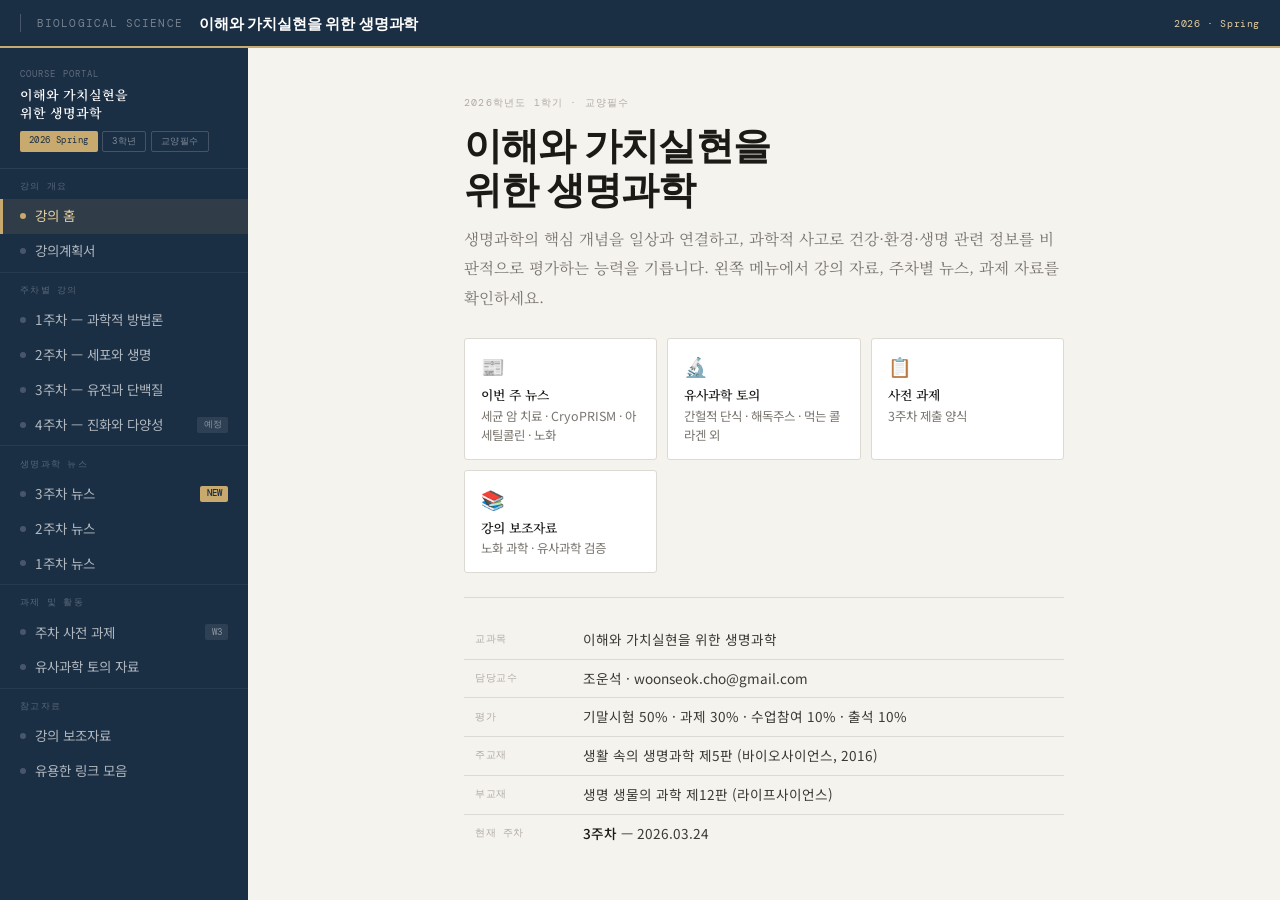
<file: index.html>
<!DOCTYPE html>
<html lang="ko">
<head>
<meta charset="UTF-8">
<meta name="viewport" content="width=device-width, initial-scale=1.0">
<title>이해와 가치실현을 위한 생명과학 — 2026 Spring</title>
<link rel="preconnect" href="https://fonts.googleapis.com">
<link rel="preconnect" href="https://fonts.gstatic.com" crossorigin>
<link href="https://fonts.googleapis.com/css2?family=Playfair+Display:wght@700;800&family=Noto+Serif+KR:wght@300;400;600&family=Noto+Sans+KR:wght@300;400;500&family=DM+Mono:wght@400;500&display=swap" rel="stylesheet">
<link rel="stylesheet" href="style.css">
<style>
/* ── index.html 전용 변수 ── */
:root{
  --navy:      #1A2E44;
  --navy-mid:  #243D57;
  --navy-lt:   #2E5070;
  --accent:    #C8A96E;
  --accent-lt: #E5CFA0;
  --rule:      #DDD9D3;
  --sidebar-w: 248px;
}

html,body{height:100%;overflow:hidden}
body{display:flex;flex-direction:column}

/* ── TOP BAR ── */
.topbar{
  height:48px;min-height:48px;
  background:var(--navy);
  display:flex;align-items:center;
  padding:0 1.25rem;gap:1rem;
  z-index:100;
  border-bottom:2px solid var(--accent);
  flex-shrink:0;
}

.topbar-burger{
  display:none;background:none;border:none;
  color:rgba(255,255,255,.7);cursor:pointer;
  font-size:18px;line-height:1;padding:4px;
}

.topbar-course{
  font-family:var(--mono);font-size:11px;
  letter-spacing:.1em;color:rgba(255,255,255,.4);
  text-transform:uppercase;
}

.topbar-title{
  font-family:var(--display);font-size:15px;
  font-weight:700;color:#fff;letter-spacing:-.01em;
}

.topbar-sep{width:1px;height:18px;background:rgba(255,255,255,.2)}

.topbar-term{
  font-family:var(--mono);font-size:10px;
  color:var(--accent-lt);letter-spacing:.06em;
  margin-left:auto;
}

/* ── SHELL ── */
.shell{display:flex;flex:1;overflow:hidden}

/* ── SIDEBAR ── */
.sidebar{
  width:var(--sidebar-w);min-width:var(--sidebar-w);
  background:var(--navy);
  display:flex;flex-direction:column;
  overflow-y:auto;overflow-x:hidden;
  transition:transform .25s ease;z-index:50;
}

.sidebar::-webkit-scrollbar{width:4px}
.sidebar::-webkit-scrollbar-thumb{background:rgba(255,255,255,.1);border-radius:2px}

.sidebar-hero{
  padding:1.25rem 1.25rem 1rem;
  border-bottom:1px solid rgba(255,255,255,.08);
}

.sidebar-lbl{
  font-family:var(--mono);font-size:9px;
  color:rgba(255,255,255,.3);letter-spacing:.12em;
  text-transform:uppercase;margin-bottom:.35rem;
}

.sidebar-name{
  font-family:var(--serif);font-size:13px;
  font-weight:600;color:#fff;line-height:1.45;
  margin-bottom:.5rem;
}

.pills{display:flex;flex-wrap:wrap;gap:.3rem}

.pill{
  font-family:var(--mono);font-size:9px;
  padding:.18rem .55rem;border-radius:2px;
  letter-spacing:.05em;
}

.pill-a{background:var(--accent);color:var(--navy)}
.pill-o{border:1px solid rgba(255,255,255,.18);color:rgba(255,255,255,.45)}

/* Nav section */
.nav-sec{padding:.7rem 0 .2rem;border-bottom:1px solid rgba(255,255,255,.06)}
.nav-sec:last-child{border-bottom:none}

.nav-sec-title{
  font-family:var(--mono);font-size:9px;
  color:rgba(255,255,255,.28);letter-spacing:.14em;
  text-transform:uppercase;padding:0 1.25rem .35rem;
}

.nav-item{
  display:flex;align-items:center;gap:.55rem;
  padding:.48rem 1.25rem;
  cursor:pointer;border:none;background:none;
  width:100%;text-align:left;
  color:rgba(255,255,255,.65);
  font-family:var(--sans);font-size:13.5px;
  font-weight:400;line-height:1.45;
  position:relative;transition:background .12s,color .12s;
}

.nav-item:hover{background:rgba(255,255,255,.06);color:rgba(255,255,255,.9)}

.nav-item.active{
  background:rgba(200,169,110,.12);
  color:var(--accent-lt);
}

.nav-item.active::before{
  content:'';position:absolute;left:0;top:0;bottom:0;
  width:3px;background:var(--accent);
}

.ndot{
  width:6px;height:6px;border-radius:50%;
  background:rgba(255,255,255,.2);flex-shrink:0;
}

.nav-item.active .ndot{background:var(--accent)}

.nbadge{
  margin-left:auto;font-family:var(--mono);font-size:9px;
  background:var(--accent);color:var(--navy);
  padding:.1rem .4rem;border-radius:2px;font-weight:500;
}

.nbadge-dim{
  margin-left:auto;font-family:var(--mono);font-size:9px;
  background:rgba(255,255,255,.09);color:rgba(255,255,255,.45);
  padding:.1rem .4rem;border-radius:2px;
}

/* ── CONTENT ── */
.content-area{
  flex:1;display:flex;flex-direction:column;overflow:hidden;
  background:var(--bg);
}

/* Welcome */
.welcome{
  flex:1;display:flex;
  flex-direction:column;align-items:center;
  justify-content:center;padding:2.5rem 1.5rem;
  overflow-y:auto;
}

.welcome-inner{max-width:600px;width:100%}

.w-eyebrow{
  font-family:var(--mono);font-size:10px;
  color:var(--ink-4);letter-spacing:.12em;
  text-transform:uppercase;margin-bottom:.7rem;
}

.w-title{
  font-family:var(--display);
  font-size:clamp(1.55rem,3.2vw,2.4rem);
  font-weight:800;color:var(--ink);
  line-height:1.15;letter-spacing:-.02em;
  margin-bottom:.9rem;
}

.w-desc{
  font-family:var(--serif);font-size:.97rem;
  color:var(--ink-3);line-height:1.9;
  font-weight:400;margin-bottom:1.6rem;
}

.quick-grid{
  display:grid;
  grid-template-columns:repeat(auto-fill,minmax(148px,1fr));
  gap:.65rem;margin-bottom:1.5rem;
}

.qcard{
  background:var(--surface);border:1px solid var(--rule);
  border-radius:3px;padding:.85rem 1rem;
  cursor:pointer;transition:box-shadow .15s,border-color .15s;
}

.qcard:hover{
  box-shadow:0 4px 14px rgba(0,0,0,.07);
  border-color:var(--ink-4);
}

.qcard-icon{font-size:19px;display:block;margin-bottom:.35rem}
.qcard-title{font-family:var(--serif);font-size:.8rem;font-weight:600;color:var(--ink);margin-bottom:.18rem}
.qcard-desc{font-size:.78rem;color:var(--ink-3);font-weight:400;line-height:1.55}

.w-rule{height:1px;background:var(--rule);margin-bottom:1.4rem}

.info-tbl{width:100%;border-collapse:collapse;font-size:.8rem}
.info-tbl tr{border-bottom:1px solid var(--rule)}
.info-tbl tr:last-child{border-bottom:none}
.info-tbl th{
  text-align:left;padding:.5rem .7rem;
  font-family:var(--mono);font-size:9.5px;
  color:var(--ink-4);letter-spacing:.06em;
  text-transform:uppercase;white-space:nowrap;
  width:108px;background:var(--bg);font-weight:400;
}
.info-tbl td{padding:.5rem .7rem;color:var(--ink-2);font-weight:400;line-height:1.6;font-size:.85rem}
.info-tbl td strong{font-weight:500;color:var(--ink)}

/* iframe */
.content-iframe{
  flex:1;border:none;width:100%;
  display:none;background:#fff;
}

/* Mobile overlay */
.overlay{
  display:none;position:fixed;inset:0;
  background:rgba(0,0,0,.45);z-index:40;
}

@media(max-width:768px){
  .sidebar{
    position:fixed;top:48px;left:0;bottom:0;
    transform:translateX(-100%);
  }
  .sidebar.open{transform:translateX(0)}
  .overlay.open{display:block}
  .topbar-burger{display:flex;align-items:center;justify-content:center}
  .topbar-course,.topbar-sep:first-of-type{display:none}
}
</style>
</head>
<body>

<!-- TOP BAR -->
<div class="topbar">
  <button class="topbar-burger" onclick="toggleSidebar()">&#9776;</button>
  <span class="topbar-sep"></span>
  <span class="topbar-course">Biological Science</span>
  <span class="topbar-title">이해와 가치실현을 위한 생명과학</span>
  <span class="topbar-term">2026 · Spring</span>
</div>

<div class="shell">

  <!-- SIDEBAR -->
  <nav class="sidebar" id="sidebar">

    <div class="sidebar-hero">
      <div class="sidebar-lbl">Course Portal</div>
      <div class="sidebar-name">이해와 가치실현을<br>위한 생명과학</div>
      <div class="pills">
        <span class="pill pill-a">2026 Spring</span>
        <span class="pill pill-o">3학년</span>
        <span class="pill pill-o">교양필수</span>
      </div>
    </div>

    <!-- 강의 개요 -->
    <div class="nav-sec">
      <div class="nav-sec-title">강의 개요</div>
      <button class="nav-item active" data-src="welcome" onclick="load(this)">
        <span class="ndot"></span>강의 홈
      </button>
      <button class="nav-item" data-src="syllabus.html" onclick="load(this)">
        <span class="ndot"></span>강의계획서
      </button>
    </div>

    <!-- 주차별 강의 -->
    <div class="nav-sec">
      <div class="nav-sec-title">주차별 강의</div>
      <button class="nav-item" data-src="week01.html" onclick="load(this)">
        <span class="ndot"></span>1주차 — 과학적 방법론
      </button>
      <button class="nav-item" data-src="week02.html" onclick="load(this)">
        <span class="ndot"></span>2주차 — 세포와 생명
      </button>
      <button class="nav-item" data-src="week03.html" onclick="load(this)">
        <span class="ndot"></span>3주차 — 유전과 단백질
      </button>
      <button class="nav-item" data-src="week04.html" onclick="load(this)">
        <span class="ndot"></span>4주차 — 진화와 다양성
        <span class="nbadge-dim">예정</span>
      </button>
    </div>

    <!-- 생명과학 뉴스 -->
    <div class="nav-sec">
      <div class="nav-sec-title">생명과학 뉴스</div>
      <button class="nav-item" data-src="news-week03.html" onclick="load(this)">
        <span class="ndot"></span>3주차 뉴스
        <span class="nbadge">NEW</span>
      </button>
      <button class="nav-item" data-src="news-week02.html" onclick="load(this)">
        <span class="ndot"></span>2주차 뉴스
      </button>
      <button class="nav-item" data-src="news-week01.html" onclick="load(this)">
        <span class="ndot"></span>1주차 뉴스
      </button>
    </div>

    <!-- 과제 및 활동 -->
    <div class="nav-sec">
      <div class="nav-sec-title">과제 및 활동</div>
      <button class="nav-item" data-src="assignment.html" onclick="load(this)">
        <span class="ndot"></span>주차 사전 과제
        <span class="nbadge-dim">W3</span>
      </button>
      <button class="nav-item" data-src="discussion.html" onclick="load(this)">
        <span class="ndot"></span>유사과학 토의 자료
      </button>
    </div>

    <!-- 참고자료 -->
    <div class="nav-sec">
      <div class="nav-sec-title">참고자료</div>
      <button class="nav-item" data-src="reference.html" onclick="load(this)">
        <span class="ndot"></span>강의 보조자료
      </button>
      <button class="nav-item" data-src="links.html" onclick="load(this)">
        <span class="ndot"></span>유용한 링크 모음
      </button>
    </div>

  </nav>

  <div class="overlay" id="overlay" onclick="toggleSidebar()"></div>

  <!-- CONTENT AREA -->
  <div class="content-area">

    <!-- Welcome screen (default) -->
    <div class="welcome" id="welcome-screen">
      <div class="welcome-inner">

        <div class="w-eyebrow">2026학년도 1학기 · 교양필수</div>
        <div class="w-title">이해와 가치실현을<br>위한 생명과학</div>
        <div class="w-desc">
          생명과학의 핵심 개념을 일상과 연결하고, 과학적 사고로 건강·환경·생명 관련 정보를 비판적으로 평가하는 능력을 기릅니다.
          왼쪽 메뉴에서 강의 자료, 주차별 뉴스, 과제 자료를 확인하세요.
        </div>

        <div class="quick-grid">
          <div class="qcard" onclick="loadSrc('news-week03.html')">
            <span class="qcard-icon">📰</span>
            <div class="qcard-title">이번 주 뉴스</div>
            <div class="qcard-desc">세균 암 치료 · CryoPRISM · 아세틸콜린 · 노화</div>
          </div>
          <div class="qcard" onclick="loadSrc('discussion.html')">
            <span class="qcard-icon">🔬</span>
            <div class="qcard-title">유사과학 토의</div>
            <div class="qcard-desc">간헐적 단식 · 해독주스 · 먹는 콜라겐 외</div>
          </div>
          <div class="qcard" onclick="loadSrc('assignment.html')">
            <span class="qcard-icon">📋</span>
            <div class="qcard-title">사전 과제</div>
            <div class="qcard-desc">3주차 제출 양식</div>
          </div>
          <div class="qcard" onclick="loadSrc('reference.html')">
            <span class="qcard-icon">📚</span>
            <div class="qcard-title">강의 보조자료</div>
            <div class="qcard-desc">노화 과학 · 유사과학 검증</div>
          </div>
        </div>

        <div class="w-rule"></div>

        <table class="info-tbl">
          <tr><th>교과목</th><td>이해와 가치실현을 위한 생명과학</td></tr>
          <tr><th>담당교수</th><td>조운석 · woonseok.cho@gmail.com</td></tr>
          <tr><th>평가</th><td>기말시험 50% · 과제 30% · 수업참여 10% · 출석 10%</td></tr>
          <tr><th>주교재</th><td>생활 속의 생명과학 제5판 (바이오사이언스, 2016)</td></tr>
          <tr><th>부교재</th><td>생명 생물의 과학 제12판 (라이프사이언스)</td></tr>
          <tr><th>현재 주차</th><td><strong>3주차</strong> — 2026.03.24</td></tr>
        </table>

      </div>
    </div>

    <!-- Content iframe -->
    <iframe class="content-iframe" id="content-iframe" title="강의 콘텐츠"></iframe>

  </div>
</div>

<script>
const iframe  = document.getElementById('content-iframe');
const welcome = document.getElementById('welcome-screen');
const sidebar = document.getElementById('sidebar');
const overlay = document.getElementById('overlay');
const allNav  = document.querySelectorAll('.nav-item');

function setActive(src) {
  allNav.forEach(btn => {
    const match = btn.dataset.src === src || (src === 'welcome' && btn.dataset.src === 'welcome');
    btn.classList.toggle('active', match);
  });
}

async function loadSrc(src) {
  welcome.style.display = 'none';
  iframe.style.display  = 'block';
  // 파일 존재 여부 확인 — 없으면 준비 중 페이지로 대체
  try {
    const res = await fetch(src, { method: 'HEAD' });
    if (!res.ok) src = 'placeholder.html';
  } catch(e) {
    src = 'placeholder.html';
  }
  iframe.src = src;
  setActive(src);
  closeSidebar();
}

function load(btn) {
  const src = btn.dataset.src;
  if (!src || src === 'welcome') {
    iframe.style.display  = 'none';
    welcome.style.display = 'flex';
    setActive('welcome');
    closeSidebar();
    return;
  }
  loadSrc(src);
}

function toggleSidebar() {
  sidebar.classList.toggle('open');
  overlay.classList.toggle('open');
}

function closeSidebar() {
  sidebar.classList.remove('open');
  overlay.classList.remove('open');
}
</script>
</body>
</html>
</file>
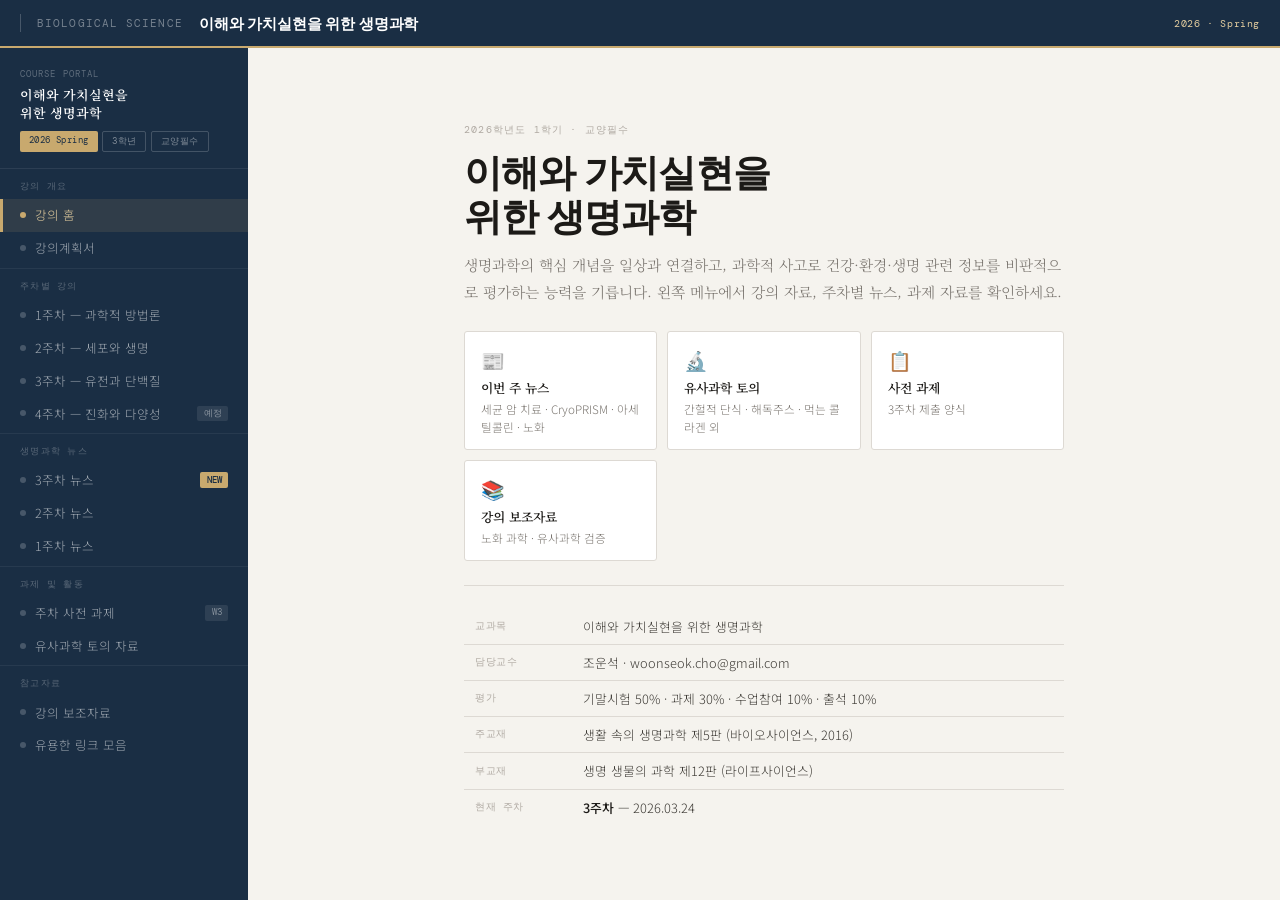
<file: index_2.html>
<!DOCTYPE html>
<html lang="ko">
<head>
<meta charset="UTF-8">
<meta name="viewport" content="width=device-width, initial-scale=1.0">
<title>이해와 가치실현을 위한 생명과학 — 2026 Spring</title>
<link rel="preconnect" href="https://fonts.googleapis.com">
<link rel="preconnect" href="https://fonts.gstatic.com" crossorigin>
<link href="https://fonts.googleapis.com/css2?family=Playfair+Display:wght@700;800&family=Noto+Serif+KR:wght@300;400;600&family=Noto+Sans+KR:wght@300;400;500&family=DM+Mono:wght@400;500&display=swap" rel="stylesheet">
<style>
*,*::before,*::after{box-sizing:border-box;margin:0;padding:0}
html,body{height:100%;overflow:hidden}

:root{
  --navy:     #1A2E44;
  --navy-mid: #243D57;
  --navy-lt:  #2E5070;
  --accent:   #C8A96E;
  --accent-lt:#E5CFA0;
  --bg:       #F5F3EE;
  --surface:  #FFFFFF;
  --ink:      #1C1A17;
  --ink-2:    #3D3A35;
  --ink-3:    #7A756F;
  --ink-4:    #B0AAA3;
  --rule:     #DDD9D3;
  --sidebar-w:248px;
  --serif:'Noto Serif KR',serif;
  --display:'Playfair Display',serif;
  --sans:'Noto Sans KR',sans-serif;
  --mono:'DM Mono',monospace;
}

body{
  display:flex;flex-direction:column;
  font-family:var(--sans);
  background:var(--bg);
  color:var(--ink);
  -webkit-font-smoothing:antialiased;
}

/* ── TOP BAR ── */
.topbar{
  height:48px;min-height:48px;
  background:var(--navy);
  display:flex;align-items:center;
  padding:0 1.25rem;gap:1rem;
  z-index:100;
  border-bottom:2px solid var(--accent);
  flex-shrink:0;
}

.topbar-burger{
  display:none;background:none;border:none;
  color:rgba(255,255,255,.7);cursor:pointer;
  font-size:18px;line-height:1;padding:4px;
}

.topbar-course{
  font-family:var(--mono);font-size:11px;
  letter-spacing:.1em;color:rgba(255,255,255,.4);
  text-transform:uppercase;
}

.topbar-title{
  font-family:var(--display);font-size:15px;
  font-weight:700;color:#fff;letter-spacing:-.01em;
}

.topbar-sep{width:1px;height:18px;background:rgba(255,255,255,.2)}

.topbar-term{
  font-family:var(--mono);font-size:10px;
  color:var(--accent-lt);letter-spacing:.06em;
  margin-left:auto;
}

/* ── SHELL ── */
.shell{display:flex;flex:1;overflow:hidden}

/* ── SIDEBAR ── */
.sidebar{
  width:var(--sidebar-w);min-width:var(--sidebar-w);
  background:var(--navy);
  display:flex;flex-direction:column;
  overflow-y:auto;overflow-x:hidden;
  transition:transform .25s ease;z-index:50;
}

.sidebar::-webkit-scrollbar{width:4px}
.sidebar::-webkit-scrollbar-thumb{background:rgba(255,255,255,.1);border-radius:2px}

.sidebar-hero{
  padding:1.25rem 1.25rem 1rem;
  border-bottom:1px solid rgba(255,255,255,.08);
}

.sidebar-lbl{
  font-family:var(--mono);font-size:9px;
  color:rgba(255,255,255,.3);letter-spacing:.12em;
  text-transform:uppercase;margin-bottom:.35rem;
}

.sidebar-name{
  font-family:var(--serif);font-size:13px;
  font-weight:600;color:#fff;line-height:1.45;
  margin-bottom:.5rem;
}

.pills{display:flex;flex-wrap:wrap;gap:.3rem}

.pill{
  font-family:var(--mono);font-size:9px;
  padding:.18rem .55rem;border-radius:2px;
  letter-spacing:.05em;
}

.pill-a{background:var(--accent);color:var(--navy)}
.pill-o{border:1px solid rgba(255,255,255,.18);color:rgba(255,255,255,.45)}

/* Nav section */
.nav-sec{padding:.7rem 0 .2rem;border-bottom:1px solid rgba(255,255,255,.06)}
.nav-sec:last-child{border-bottom:none}

.nav-sec-title{
  font-family:var(--mono);font-size:9px;
  color:rgba(255,255,255,.28);letter-spacing:.14em;
  text-transform:uppercase;padding:0 1.25rem .35rem;
}

.nav-item{
  display:flex;align-items:center;gap:.55rem;
  padding:.48rem 1.25rem;
  cursor:pointer;border:none;background:none;
  width:100%;text-align:left;
  color:rgba(255,255,255,.58);
  font-family:var(--sans);font-size:12.5px;
  font-weight:300;line-height:1.4;
  position:relative;transition:background .12s,color .12s;
}

.nav-item:hover{background:rgba(255,255,255,.06);color:rgba(255,255,255,.9)}

.nav-item.active{
  background:rgba(200,169,110,.12);
  color:var(--accent-lt);
}

.nav-item.active::before{
  content:'';position:absolute;left:0;top:0;bottom:0;
  width:3px;background:var(--accent);
}

.ndot{
  width:6px;height:6px;border-radius:50%;
  background:rgba(255,255,255,.2);flex-shrink:0;
}

.nav-item.active .ndot{background:var(--accent)}

.nbadge{
  margin-left:auto;font-family:var(--mono);font-size:9px;
  background:var(--accent);color:var(--navy);
  padding:.1rem .4rem;border-radius:2px;font-weight:500;
}

.nbadge-dim{
  margin-left:auto;font-family:var(--mono);font-size:9px;
  background:rgba(255,255,255,.09);color:rgba(255,255,255,.45);
  padding:.1rem .4rem;border-radius:2px;
}

/* ── CONTENT ── */
.content-area{
  flex:1;display:flex;flex-direction:column;overflow:hidden;
  background:var(--bg);
}

/* Welcome */
.welcome{
  flex:1;display:flex;
  flex-direction:column;align-items:center;
  justify-content:center;padding:2.5rem 1.5rem;
  overflow-y:auto;
}

.welcome-inner{max-width:600px;width:100%}

.w-eyebrow{
  font-family:var(--mono);font-size:10px;
  color:var(--ink-4);letter-spacing:.12em;
  text-transform:uppercase;margin-bottom:.7rem;
}

.w-title{
  font-family:var(--display);
  font-size:clamp(1.55rem,3.2vw,2.4rem);
  font-weight:800;color:var(--ink);
  line-height:1.15;letter-spacing:-.02em;
  margin-bottom:.9rem;
}

.w-desc{
  font-family:var(--serif);font-size:.92rem;
  color:var(--ink-3);line-height:1.85;
  font-weight:300;margin-bottom:1.6rem;
}

.quick-grid{
  display:grid;
  grid-template-columns:repeat(auto-fill,minmax(148px,1fr));
  gap:.65rem;margin-bottom:1.5rem;
}

.qcard{
  background:var(--surface);border:1px solid var(--rule);
  border-radius:3px;padding:.85rem 1rem;
  cursor:pointer;transition:box-shadow .15s,border-color .15s;
}

.qcard:hover{
  box-shadow:0 4px 14px rgba(0,0,0,.07);
  border-color:var(--ink-4);
}

.qcard-icon{font-size:19px;display:block;margin-bottom:.35rem}
.qcard-title{font-family:var(--serif);font-size:.8rem;font-weight:600;color:var(--ink);margin-bottom:.18rem}
.qcard-desc{font-size:.73rem;color:var(--ink-3);font-weight:300;line-height:1.5}

.w-rule{height:1px;background:var(--rule);margin-bottom:1.4rem}

.info-tbl{width:100%;border-collapse:collapse;font-size:.8rem}
.info-tbl tr{border-bottom:1px solid var(--rule)}
.info-tbl tr:last-child{border-bottom:none}
.info-tbl th{
  text-align:left;padding:.5rem .7rem;
  font-family:var(--mono);font-size:9.5px;
  color:var(--ink-4);letter-spacing:.06em;
  text-transform:uppercase;white-space:nowrap;
  width:108px;background:var(--bg);font-weight:400;
}
.info-tbl td{padding:.5rem .7rem;color:var(--ink-2);font-weight:300;line-height:1.5}
.info-tbl td strong{font-weight:500;color:var(--ink)}

/* iframe */
.content-iframe{
  flex:1;border:none;width:100%;
  display:none;background:#fff;
}

/* Mobile overlay */
.overlay{
  display:none;position:fixed;inset:0;
  background:rgba(0,0,0,.45);z-index:40;
}

@media(max-width:768px){
  .sidebar{
    position:fixed;top:48px;left:0;bottom:0;
    transform:translateX(-100%);
  }
  .sidebar.open{transform:translateX(0)}
  .overlay.open{display:block}
  .topbar-burger{display:flex;align-items:center;justify-content:center}
  .topbar-course,.topbar-sep:first-of-type{display:none}
}
</style>
</head>
<body>

<!-- TOP BAR -->
<div class="topbar">
  <button class="topbar-burger" onclick="toggleSidebar()">&#9776;</button>
  <span class="topbar-sep"></span>
  <span class="topbar-course">Biological Science</span>
  <span class="topbar-title">이해와 가치실현을 위한 생명과학</span>
  <span class="topbar-term">2026 · Spring</span>
</div>

<div class="shell">

  <!-- SIDEBAR -->
  <nav class="sidebar" id="sidebar">

    <div class="sidebar-hero">
      <div class="sidebar-lbl">Course Portal</div>
      <div class="sidebar-name">이해와 가치실현을<br>위한 생명과학</div>
      <div class="pills">
        <span class="pill pill-a">2026 Spring</span>
        <span class="pill pill-o">3학년</span>
        <span class="pill pill-o">교양필수</span>
      </div>
    </div>

    <!-- 강의 개요 -->
    <div class="nav-sec">
      <div class="nav-sec-title">강의 개요</div>
      <button class="nav-item active" data-src="welcome" onclick="load(this)">
        <span class="ndot"></span>강의 홈
      </button>
      <button class="nav-item" data-src="syllabus.html" onclick="load(this)">
        <span class="ndot"></span>강의계획서
      </button>
    </div>

    <!-- 주차별 강의 -->
    <div class="nav-sec">
      <div class="nav-sec-title">주차별 강의</div>
      <button class="nav-item" data-src="week01.html" onclick="load(this)">
        <span class="ndot"></span>1주차 — 과학적 방법론
      </button>
      <button class="nav-item" data-src="week02.html" onclick="load(this)">
        <span class="ndot"></span>2주차 — 세포와 생명
      </button>
      <button class="nav-item" data-src="week03.html" onclick="load(this)">
        <span class="ndot"></span>3주차 — 유전과 단백질
      </button>
      <button class="nav-item" data-src="week04.html" onclick="load(this)">
        <span class="ndot"></span>4주차 — 진화와 다양성
        <span class="nbadge-dim">예정</span>
      </button>
    </div>

    <!-- 생명과학 뉴스 -->
    <div class="nav-sec">
      <div class="nav-sec-title">생명과학 뉴스</div>
      <button class="nav-item" data-src="news-week03.html" onclick="load(this)">
        <span class="ndot"></span>3주차 뉴스
        <span class="nbadge">NEW</span>
      </button>
      <button class="nav-item" data-src="news-week02.html" onclick="load(this)">
        <span class="ndot"></span>2주차 뉴스
      </button>
      <button class="nav-item" data-src="news-week01.html" onclick="load(this)">
        <span class="ndot"></span>1주차 뉴스
      </button>
    </div>

    <!-- 과제 및 활동 -->
    <div class="nav-sec">
      <div class="nav-sec-title">과제 및 활동</div>
      <button class="nav-item" data-src="assignment.html" onclick="load(this)">
        <span class="ndot"></span>주차 사전 과제
        <span class="nbadge-dim">W3</span>
      </button>
      <button class="nav-item" data-src="discussion.html" onclick="load(this)">
        <span class="ndot"></span>유사과학 토의 자료
      </button>
    </div>

    <!-- 참고자료 -->
    <div class="nav-sec">
      <div class="nav-sec-title">참고자료</div>
      <button class="nav-item" data-src="reference.html" onclick="load(this)">
        <span class="ndot"></span>강의 보조자료
      </button>
      <button class="nav-item" data-src="links.html" onclick="load(this)">
        <span class="ndot"></span>유용한 링크 모음
      </button>
    </div>

  </nav>

  <div class="overlay" id="overlay" onclick="toggleSidebar()"></div>

  <!-- CONTENT AREA -->
  <div class="content-area">

    <!-- Welcome screen (default) -->
    <div class="welcome" id="welcome-screen">
      <div class="welcome-inner">

        <div class="w-eyebrow">2026학년도 1학기 · 교양필수</div>
        <div class="w-title">이해와 가치실현을<br>위한 생명과학</div>
        <div class="w-desc">
          생명과학의 핵심 개념을 일상과 연결하고, 과학적 사고로 건강·환경·생명 관련 정보를 비판적으로 평가하는 능력을 기릅니다.
          왼쪽 메뉴에서 강의 자료, 주차별 뉴스, 과제 자료를 확인하세요.
        </div>

        <div class="quick-grid">
          <div class="qcard" onclick="loadSrc('news-week03.html')">
            <span class="qcard-icon">📰</span>
            <div class="qcard-title">이번 주 뉴스</div>
            <div class="qcard-desc">세균 암 치료 · CryoPRISM · 아세틸콜린 · 노화</div>
          </div>
          <div class="qcard" onclick="loadSrc('discussion.html')">
            <span class="qcard-icon">🔬</span>
            <div class="qcard-title">유사과학 토의</div>
            <div class="qcard-desc">간헐적 단식 · 해독주스 · 먹는 콜라겐 외</div>
          </div>
          <div class="qcard" onclick="loadSrc('assignment.html')">
            <span class="qcard-icon">📋</span>
            <div class="qcard-title">사전 과제</div>
            <div class="qcard-desc">3주차 제출 양식</div>
          </div>
          <div class="qcard" onclick="loadSrc('reference.html')">
            <span class="qcard-icon">📚</span>
            <div class="qcard-title">강의 보조자료</div>
            <div class="qcard-desc">노화 과학 · 유사과학 검증</div>
          </div>
        </div>

        <div class="w-rule"></div>

        <table class="info-tbl">
          <tr><th>교과목</th><td>이해와 가치실현을 위한 생명과학</td></tr>
          <tr><th>담당교수</th><td>조운석 · woonseok.cho@gmail.com</td></tr>
          <tr><th>평가</th><td>기말시험 50% · 과제 30% · 수업참여 10% · 출석 10%</td></tr>
          <tr><th>주교재</th><td>생활 속의 생명과학 제5판 (바이오사이언스, 2016)</td></tr>
          <tr><th>부교재</th><td>생명 생물의 과학 제12판 (라이프사이언스)</td></tr>
          <tr><th>현재 주차</th><td><strong>3주차</strong> — 2026.03.24</td></tr>
        </table>

      </div>
    </div>

    <!-- Content iframe -->
    <iframe class="content-iframe" id="content-iframe" title="강의 콘텐츠"></iframe>

  </div>
</div>

<script>
const iframe  = document.getElementById('content-iframe');
const welcome = document.getElementById('welcome-screen');
const sidebar = document.getElementById('sidebar');
const overlay = document.getElementById('overlay');
const allNav  = document.querySelectorAll('.nav-item');

function setActive(src) {
  allNav.forEach(btn => {
    const match = btn.dataset.src === src || (src === 'welcome' && btn.dataset.src === 'welcome');
    btn.classList.toggle('active', match);
  });
}

function loadSrc(src) {
  welcome.style.display = 'none';
  iframe.style.display  = 'block';
  iframe.src = src;
  setActive(src);
  closeSidebar();
}

function load(btn) {
  const src = btn.dataset.src;
  if (!src || src === 'welcome') {
    iframe.style.display  = 'none';
    welcome.style.display = 'flex';
    setActive('welcome');
    closeSidebar();
    return;
  }
  loadSrc(src);
}

function toggleSidebar() {
  sidebar.classList.toggle('open');
  overlay.classList.toggle('open');
}

function closeSidebar() {
  sidebar.classList.remove('open');
  overlay.classList.remove('open');
}
</script>
</body>
</html>
</file>
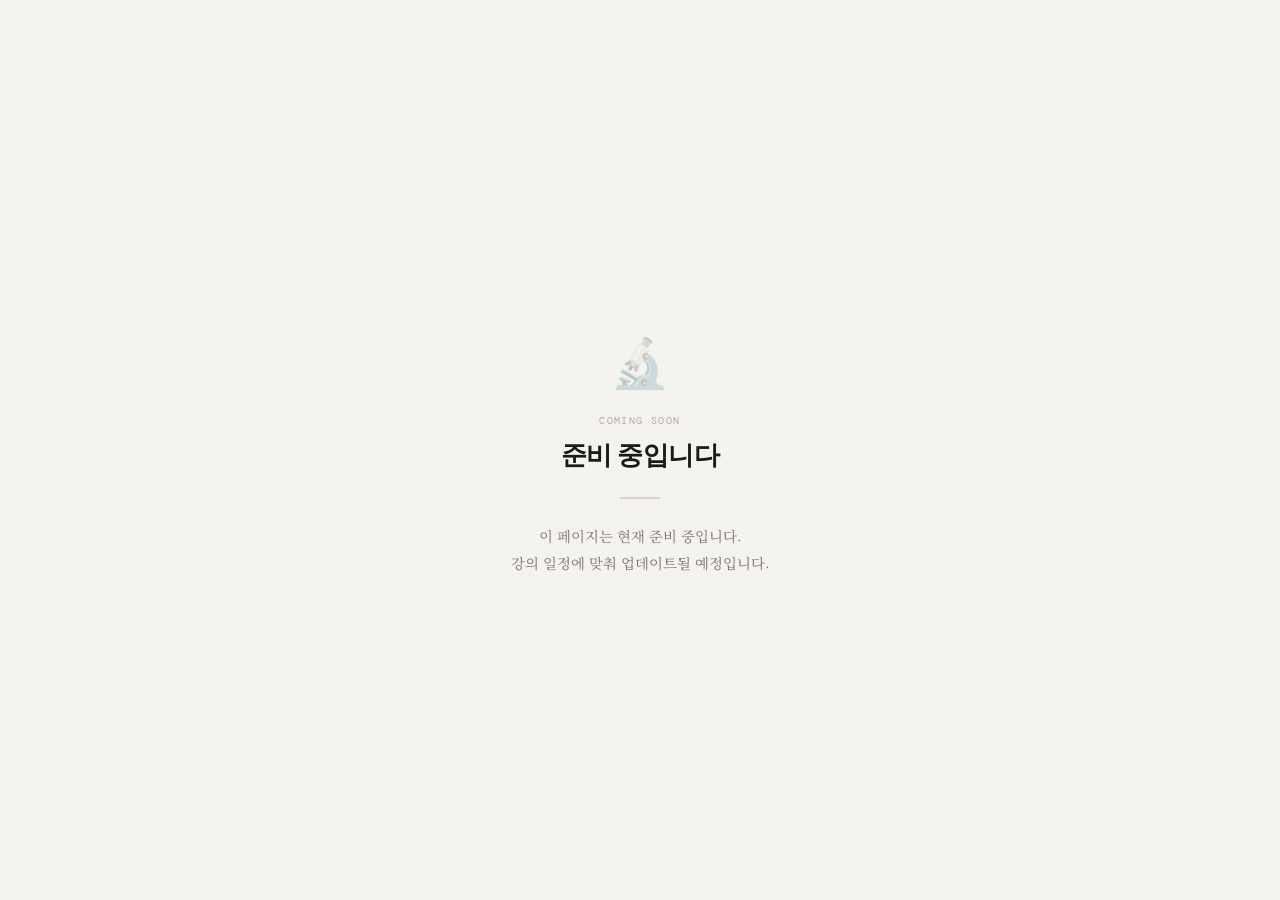
<file: placeholder.html>
<!DOCTYPE html>
<html lang="ko">
<head>
<meta charset="UTF-8">
<meta name="viewport" content="width=device-width, initial-scale=1.0">
<title>준비 중</title>
<link rel="preconnect" href="https://fonts.googleapis.com">
<link rel="preconnect" href="https://fonts.gstatic.com" crossorigin>
<link href="https://fonts.googleapis.com/css2?family=Playfair+Display:wght@700;800&family=Noto+Serif+KR:wght@300;400;600&family=Noto+Sans+KR:wght@300;400;500&family=DM+Mono:wght@400;500&display=swap" rel="stylesheet">
<link rel="stylesheet" href="style.css">
<style>
body {
  display: flex;
  align-items: center;
  justify-content: center;
  min-height: 100vh;
  padding: 3rem 2rem;
}

.wrap {
  text-align: center;
  max-width: 380px;
}

.icon {
  font-size: 3rem;
  margin-bottom: 1.25rem;
  display: block;
  opacity: 0.35;
}

.label {
  font-family: var(--mono);
  font-size: 10px;
  letter-spacing: 0.14em;
  text-transform: uppercase;
  color: var(--ink-4);
  margin-bottom: 0.6rem;
}

.title {
  font-family: var(--display);
  font-size: 1.6rem;
  font-weight: 800;
  color: var(--ink);
  letter-spacing: -0.02em;
  margin-bottom: 0.75rem;
}

.desc {
  font-family: var(--serif);
  font-size: 0.9rem;
  color: var(--ink-3);
  line-height: 1.85;
  font-weight: 400;
}

.rule {
  width: 40px;
  height: 2px;
  background: var(--rule);
  margin: 1.5rem auto;
}
</style>
</head>
<body>
  <div class="wrap">
    <span class="icon">🔬</span>
    <div class="label">Coming Soon</div>
    <div class="title">준비 중입니다</div>
    <div class="rule"></div>
    <p class="desc">
      이 페이지는 현재 준비 중입니다.<br>
      강의 일정에 맞춰 업데이트될 예정입니다.
    </p>
  </div>
</body>
</html>
</file>
<file: style.css>
/* ==========================================================
   style.css — 이해와 가치실현을 위한 생명과학 공통 스타일
   모든 HTML 페이지에서 공유하는 변수·리셋·베이스 정의
   ========================================================== */

/* ── RESET ── */
*,*::before,*::after{box-sizing:border-box;margin:0;padding:0}
html{scroll-behavior:smooth}

/* ── CSS VARIABLES ── */
:root{
  /* Color */
  --ink:        #1C1A17;
  --ink-2:      #3D3A35;
  --ink-3:      #7A756F;
  --ink-4:      #B0AAA3;
  --bg:         #F5F3EE;
  --surface:    #FFFFFF;
  --rule:       #D8D3CC;
  --rule-heavy: #9B958D;

  /* Typography */
  --serif:   'Noto Serif KR', serif;
  --display: 'Playfair Display', serif;
  --sans:    'Noto Sans KR', sans-serif;
  --mono:    'DM Mono', monospace;
}

/* ── BASE ── */
body{
  font-family: var(--sans);
  background:  var(--bg);
  color:       var(--ink);
  -webkit-font-smoothing: antialiased;
}
</file>
